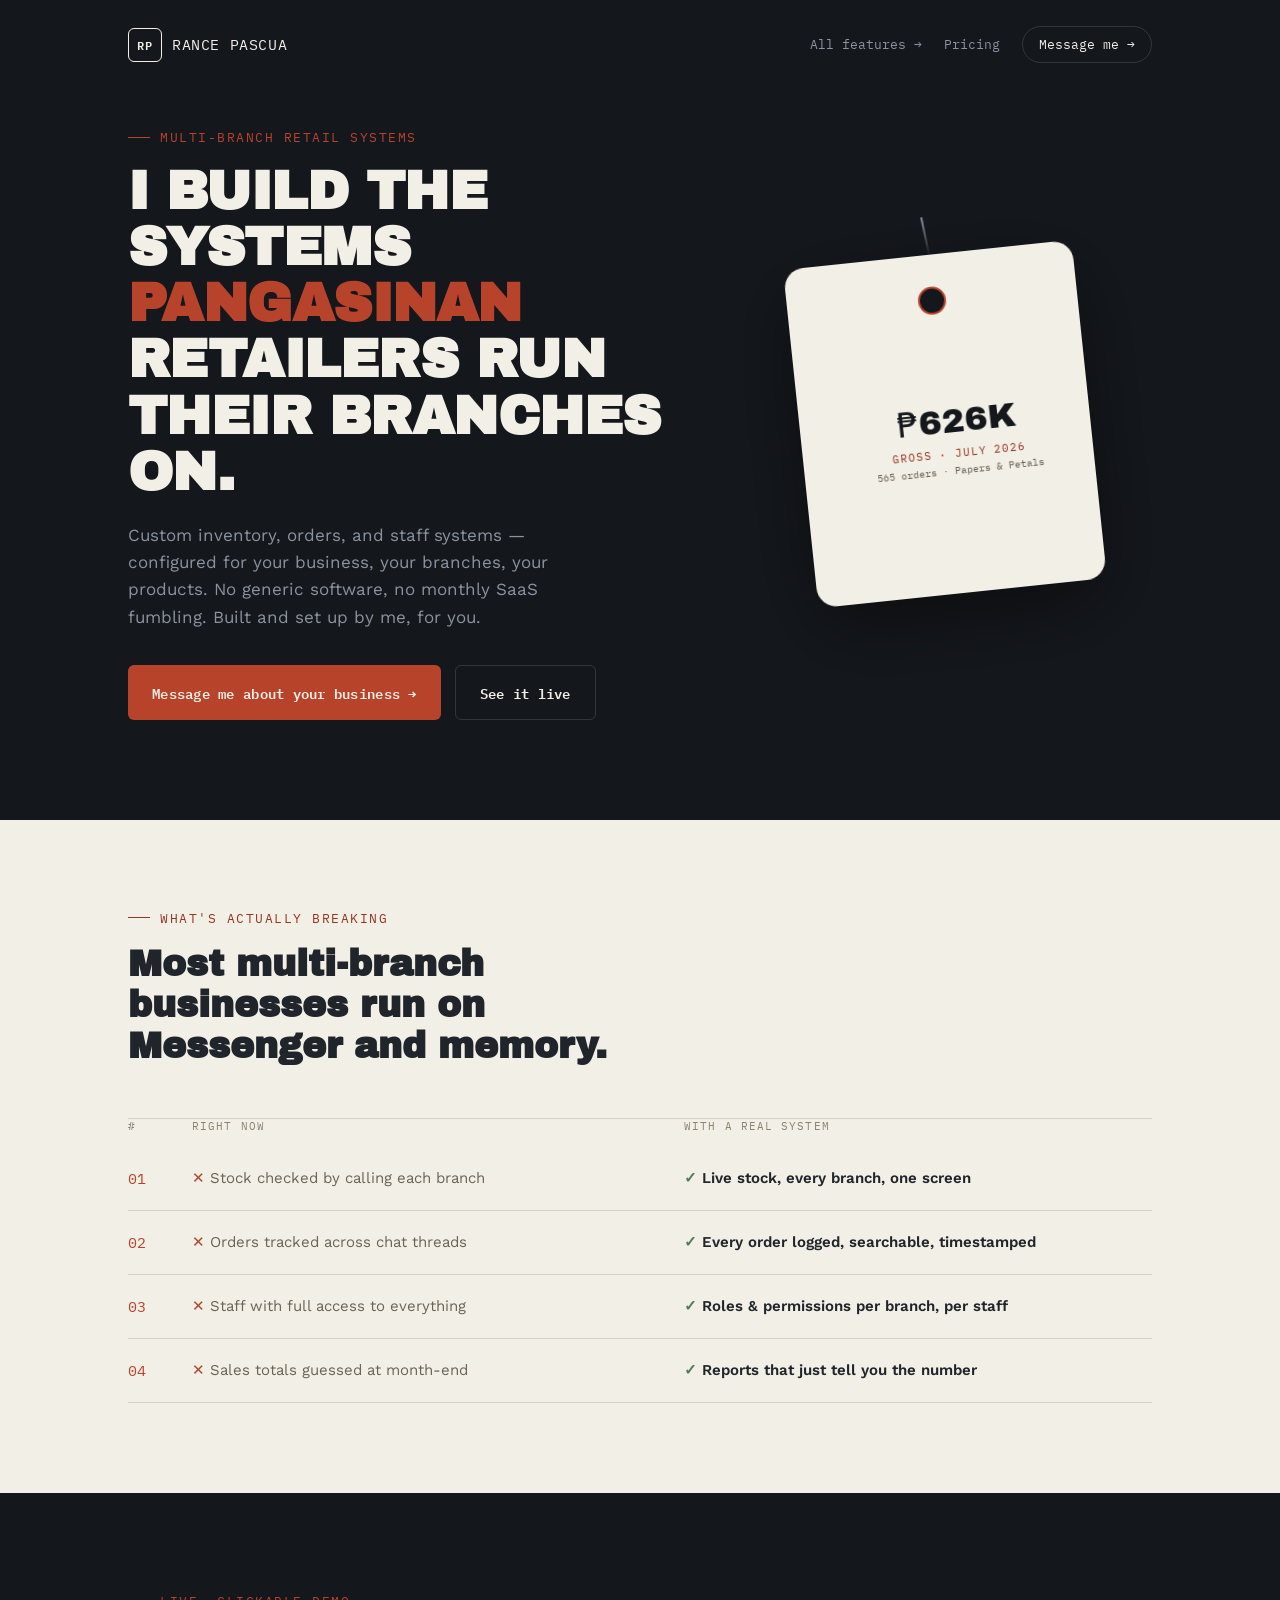
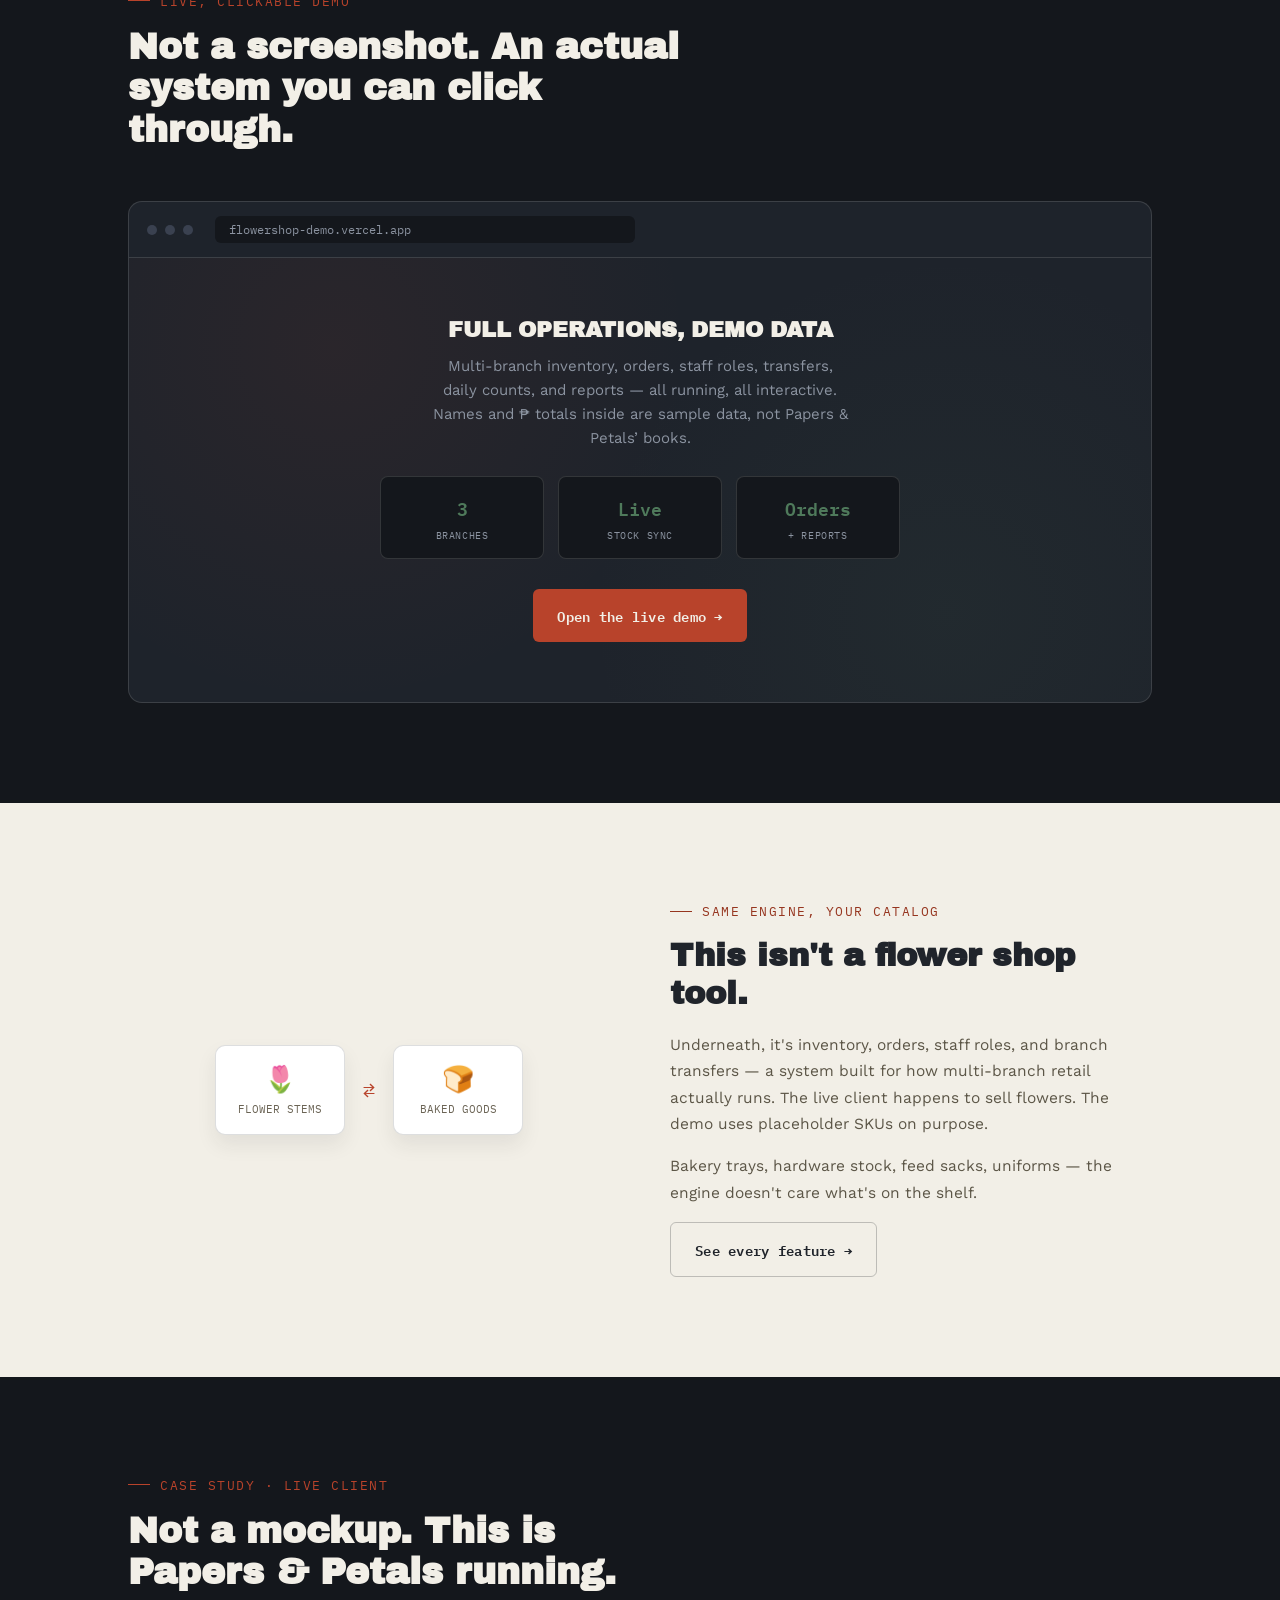
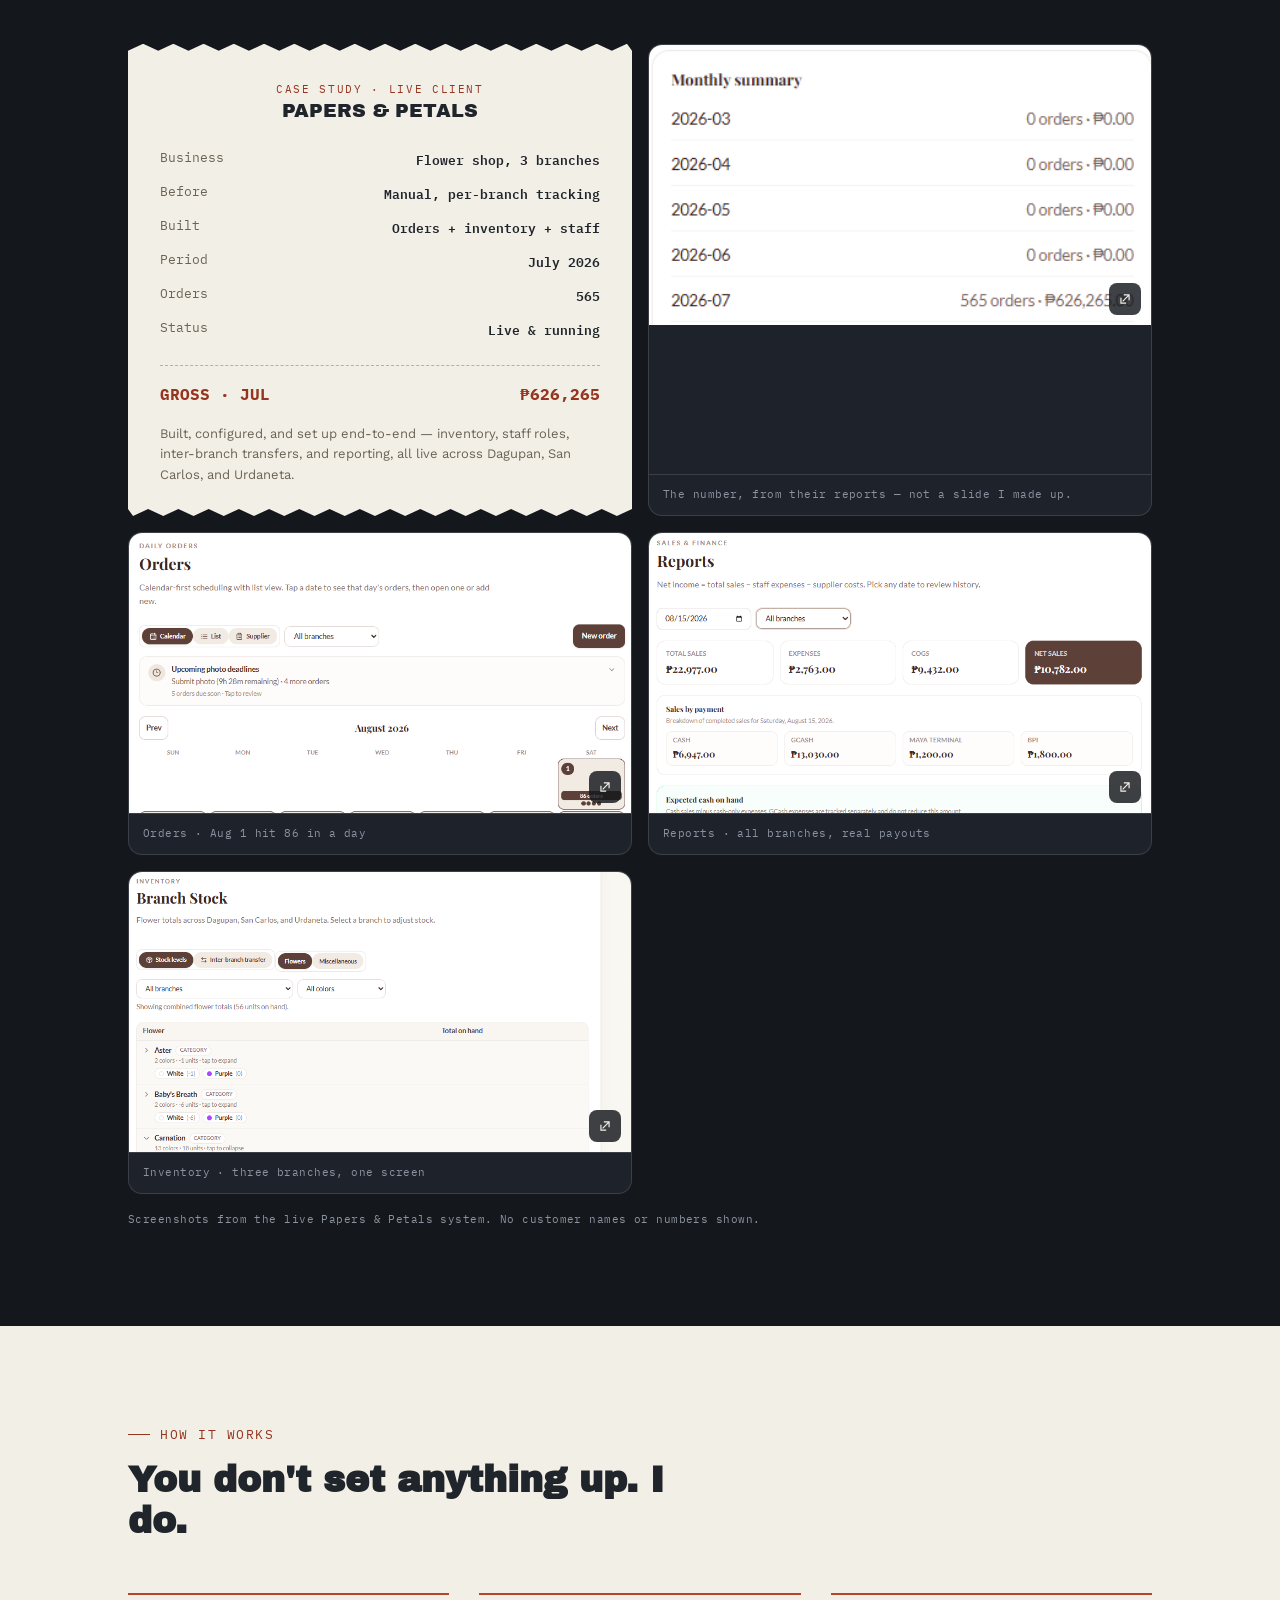
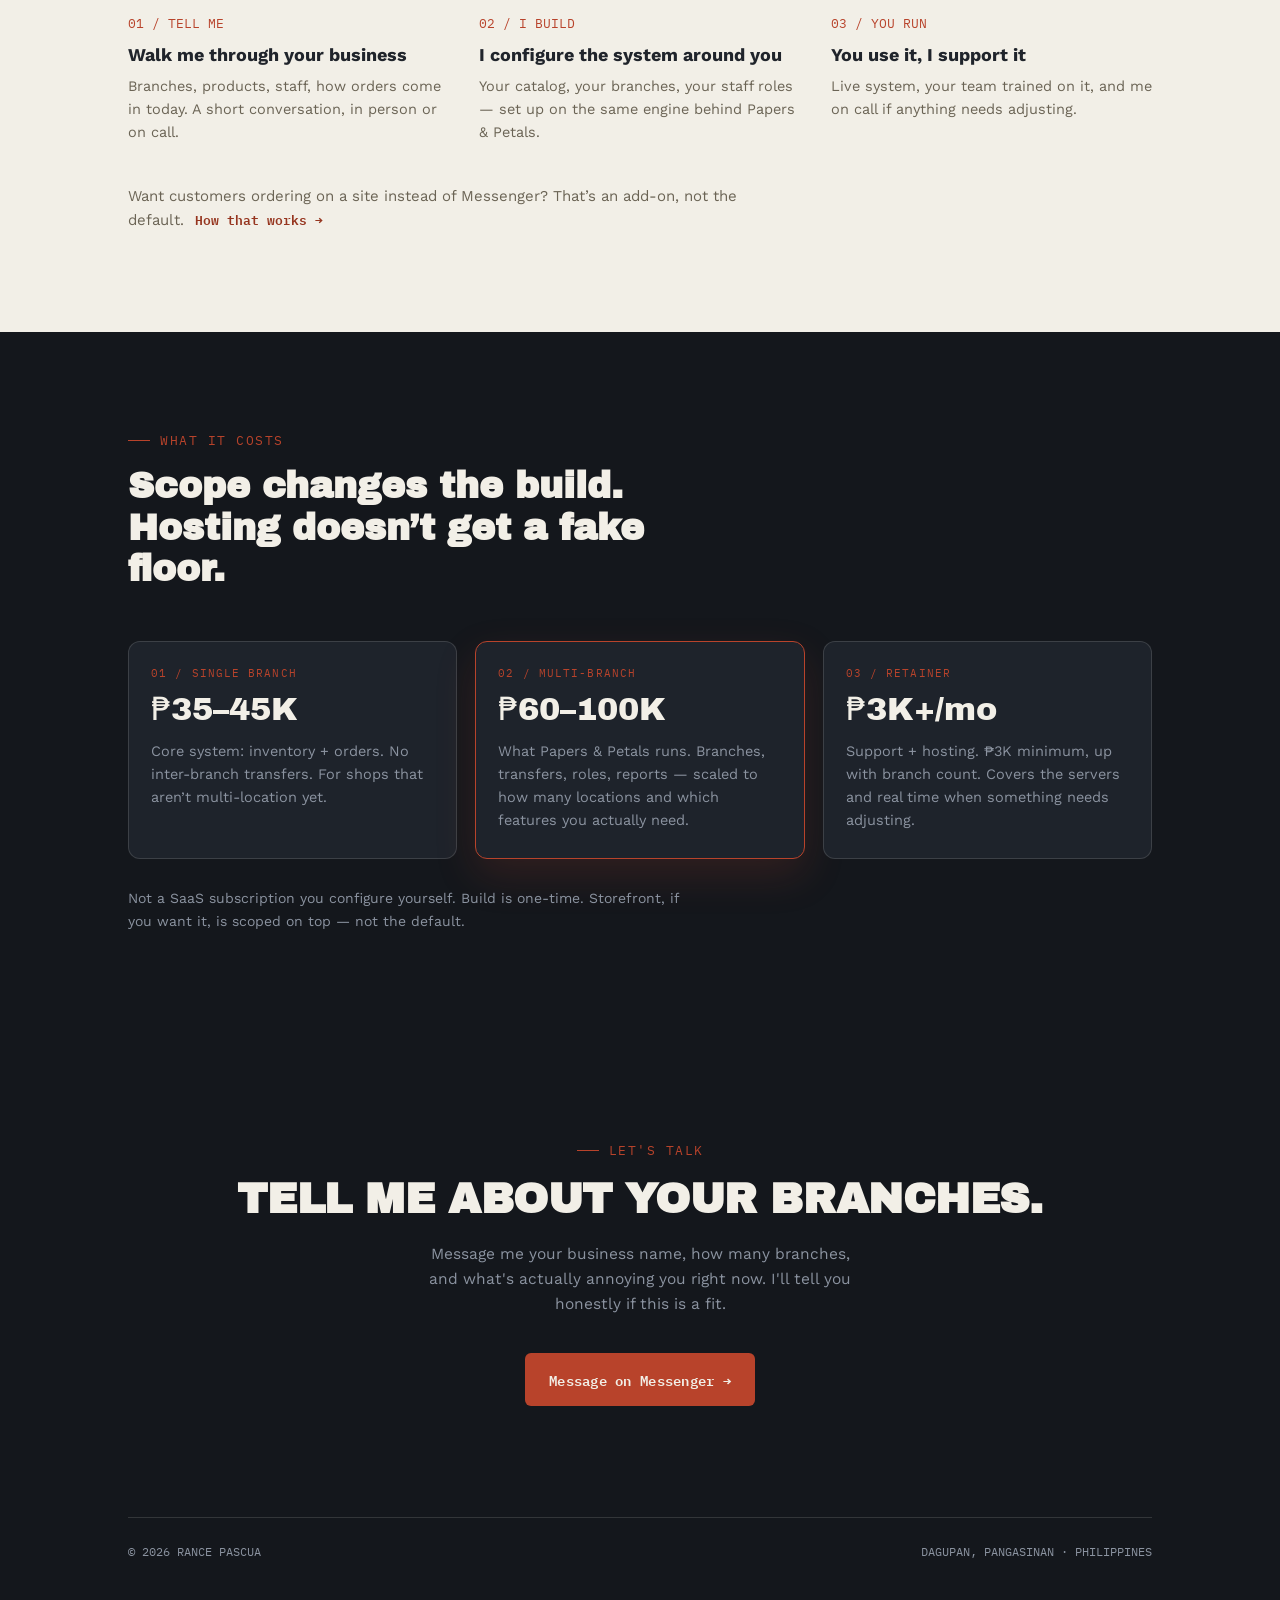
<file: index.html>
<!doctype html>
<html lang="en">
  <head>
    <meta charset="UTF-8" />
    <meta name="viewport" content="width=device-width, initial-scale=1.0" />
    <title>Rance Pascua — Systems for Multi-Branch Retail</title>
    <meta
      name="description"
      content="Custom inventory, orders, and staff systems for Pangasinan retailers. Papers & Petals: ₱626K gross in July 2026, 565 orders, 3 branches."
    />
    <link rel="icon" href="demo-mark.svg" type="image/svg+xml" />
    <link rel="apple-touch-icon" href="demo-mark.svg" />
    <link rel="preconnect" href="https://fonts.googleapis.com" />
    <link rel="preconnect" href="https://fonts.gstatic.com" crossorigin />
    <link
      href="https://fonts.googleapis.com/css2?family=Archivo+Black&family=Work+Sans:wght@400;500;600;700&family=IBM+Plex+Mono:wght@400;500;600&display=swap"
      rel="stylesheet"
    />
    <link rel="stylesheet" href="styles.css" />
  </head>
  <body>
    <nav class="nav">
      <a class="nav-brand mono" href="index.html">
        <div class="nav-mono-tag">RP</div>
        <span class="nav-name">RANCE PASCUA</span>
      </a>
      <div class="nav-links">
        <a href="features.html" class="nav-page">All features →</a>
        <a href="#pricing" class="nav-page hide-sm">Pricing</a>
        <a href="#contact" class="nav-cta">Message me →</a>
      </div>
    </nav>

    <section class="hero">
      <div class="wrap hero-grid">
        <div>
          <div class="eyebrow">MULTI-BRANCH RETAIL SYSTEMS</div>
          <h1 class="display">I build the systems <span class="accent">Pangasinan</span> retailers run their branches on.</h1>
          <p class="sub">
            Custom inventory, orders, and staff systems — configured for your business, your branches, your products. No generic software, no monthly SaaS fumbling. Built and set up by me, for you.
          </p>
          <div class="hero-ctas">
            <a href="#contact" class="btn btn-primary">Message me about your business →</a>
            <a href="#demo" class="btn btn-ghost">See it live</a>
          </div>
        </div>
        <div class="tag-wrap">
          <div class="tag">
            <div class="tag-string"></div>
            <svg viewBox="0 0 290 340" xmlns="http://www.w3.org/2000/svg" aria-hidden="true">
              <path d="M20 0 H270 A20 20 0 0 1 290 20 V320 A20 20 0 0 1 270 340 H20 A20 20 0 0 1 0 320 V20 A20 20 0 0 1 20 0 Z" fill="#F2EFE7" />
              <circle cx="145" cy="46" r="13" fill="#14171C" />
              <circle cx="145" cy="46" r="13" fill="none" stroke="#B8432B" stroke-width="2" />
            </svg>
            <div class="tag-content">
              <div class="tag-number">₱626K</div>
              <div class="tag-label">Gross · July 2026</div>
              <div class="tag-sub">565 orders · Papers &amp; Petals</div>
            </div>
          </div>
        </div>
      </div>
    </section>

    <section class="paper-section">
      <div class="wrap">
        <div class="section-head">
          <div class="eyebrow dark">WHAT'S ACTUALLY BREAKING</div>
          <h2>Most multi-branch businesses run on Messenger and memory.</h2>
        </div>
        <div class="ledger">
          <div class="ledger-head">
            <div>#</div>
            <div>Right now</div>
            <div>With a real system</div>
          </div>
          <div class="ledger-row">
            <div class="ledger-mark">01</div>
            <div class="ledger-before">Stock checked by calling each branch</div>
            <div class="ledger-after">Live stock, every branch, one screen</div>
          </div>
          <div class="ledger-row">
            <div class="ledger-mark">02</div>
            <div class="ledger-before">Orders tracked across chat threads</div>
            <div class="ledger-after">Every order logged, searchable, timestamped</div>
          </div>
          <div class="ledger-row">
            <div class="ledger-mark">03</div>
            <div class="ledger-before">Staff with full access to everything</div>
            <div class="ledger-after">Roles &amp; permissions per branch, per staff</div>
          </div>
          <div class="ledger-row">
            <div class="ledger-mark">04</div>
            <div class="ledger-before">Sales totals guessed at month-end</div>
            <div class="ledger-after">Reports that just tell you the number</div>
          </div>
        </div>
      </div>
    </section>

    <section class="demo-section" id="demo">
      <div class="wrap">
        <div class="section-head">
          <div class="eyebrow">LIVE, CLICKABLE DEMO</div>
          <h2>Not a screenshot. An actual system you can click through.</h2>
        </div>
        <div class="demo-frame">
          <div class="browser-bar">
            <div class="dot"></div>
            <div class="dot"></div>
            <div class="dot"></div>
            <div class="browser-url" id="demo-url">flowershop-demo.vercel.app</div>
          </div>
          <div class="demo-body">
            <h3>Full operations, demo data</h3>
            <p>
              Multi-branch inventory, orders, staff roles, transfers, daily counts, and reports — all running, all interactive. Names and ₱ totals inside are sample data, not Papers &amp; Petals’ books.
            </p>
            <div class="demo-mock-rows">
              <div class="demo-mock-card"><div class="n">3</div><div class="l">Branches</div></div>
              <div class="demo-mock-card"><div class="n">Live</div><div class="l">Stock sync</div></div>
              <div class="demo-mock-card"><div class="n">Orders</div><div class="l">+ Reports</div></div>
            </div>
            <a class="btn btn-primary" data-demo-link href="https://flowershop-demo.vercel.app" target="_blank" rel="noopener">Open the live demo →</a>
          </div>
        </div>
      </div>
    </section>

    <section class="flex-section">
      <div class="wrap flex-grid">
        <div class="swap-cards">
          <div class="mini-tag"><div class="emoji">🌷</div><div class="t">FLOWER STEMS</div></div>
          <div class="swap-arrow">⇄</div>
          <div class="mini-tag"><div class="emoji">🍞</div><div class="t">BAKED GOODS</div></div>
        </div>
        <div class="flex-copy">
          <div class="eyebrow dark">SAME ENGINE, YOUR CATALOG</div>
          <h2>This isn't a flower shop tool.</h2>
          <p>
            Underneath, it's inventory, orders, staff roles, and branch transfers — a system built for how multi-branch retail actually runs. The live client happens to sell flowers. The demo uses placeholder SKUs on purpose.
          </p>
          <p>Bakery trays, hardware stock, feed sacks, uniforms — the engine doesn't care what's on the shelf.</p>
          <a href="features.html" class="btn btn-ghost btn-on-paper">See every feature →</a>
        </div>
      </div>
    </section>

    <section class="case-section">
      <div class="wrap">
        <div class="section-head">
          <div class="eyebrow">CASE STUDY · LIVE CLIENT</div>
          <h2>Not a mockup. This is Papers &amp; Petals running.</h2>
        </div>

        <div class="proof-grid">
          <div class="receipt">
            <div class="receipt-label">CASE STUDY · LIVE CLIENT</div>
            <div class="receipt-title">Papers &amp; Petals</div>
            <div class="receipt-row"><span class="k">Business</span><span class="v">Flower shop, 3 branches</span></div>
            <div class="receipt-row"><span class="k">Before</span><span class="v">Manual, per-branch tracking</span></div>
            <div class="receipt-row"><span class="k">Built</span><span class="v">Orders + inventory + staff</span></div>
            <div class="receipt-row"><span class="k">Period</span><span class="v">July 2026</span></div>
            <div class="receipt-row"><span class="k">Orders</span><span class="v">565</span></div>
            <div class="receipt-row"><span class="k">Status</span><span class="v">Live &amp; running</span></div>
            <div class="receipt-divider"></div>
            <div class="receipt-total"><span>GROSS · JUL</span><span>₱626,265</span></div>
            <div class="receipt-note">
              Built, configured, and set up end-to-end — inventory, staff roles, inter-branch transfers, and reporting, all live across Dagupan, San Carlos, and Urdaneta.
            </div>
          </div>

          <figure class="shot">
            <div class="shot-media">
              <img src="proof/monthly-summary.png" alt="Monthly summary from live Papers &amp; Petals reports: July 2026, 565 orders, ₱626,265 gross." />
              <button class="zoom-btn" type="button" aria-label="Zoom monthly summary">
                <svg viewBox="0 0 24 24" width="14" height="14" aria-hidden="true"><path fill="currentColor" d="M10 4h10v10h-2V7.4l-9.3 9.3-1.4-1.4L16.6 6H10V4zM4 10h2v8h8v2H4V10z"/></svg>
              </button>
            </div>
            <figcaption>The number, from their reports — not a slide I made up.</figcaption>
          </figure>

          <figure class="shot">
            <div class="shot-media">
              <img src="proof/orders.png" alt="Orders calendar for August 2026 across all branches, including 86 orders on August 1." />
              <button class="zoom-btn" type="button" aria-label="Zoom orders screen">
                <svg viewBox="0 0 24 24" width="14" height="14" aria-hidden="true"><path fill="currentColor" d="M10 4h10v10h-2V7.4l-9.3 9.3-1.4-1.4L16.6 6H10V4zM4 10h2v8h8v2H4V10z"/></svg>
              </button>
            </div>
            <figcaption>Orders · Aug 1 hit 86 in a day</figcaption>
          </figure>

          <figure class="shot">
            <div class="shot-media">
              <img src="proof/reports.png" alt="Sales and finance reports for all branches on August 15, 2026, showing cash, GCash, Maya Terminal, and BPI." />
              <button class="zoom-btn" type="button" aria-label="Zoom reports screen">
                <svg viewBox="0 0 24 24" width="14" height="14" aria-hidden="true"><path fill="currentColor" d="M10 4h10v10h-2V7.4l-9.3 9.3-1.4-1.4L16.6 6H10V4zM4 10h2v8h8v2H4V10z"/></svg>
              </button>
            </div>
            <figcaption>Reports · all branches, real payouts</figcaption>
          </figure>

          <figure class="shot">
            <div class="shot-media">
              <img src="proof/inventory.png" alt="Branch stock for flowers across Dagupan, San Carlos, and Urdaneta, with an inter-branch transfer tab." />
              <button class="zoom-btn" type="button" aria-label="Zoom inventory screen">
                <svg viewBox="0 0 24 24" width="14" height="14" aria-hidden="true"><path fill="currentColor" d="M10 4h10v10h-2V7.4l-9.3 9.3-1.4-1.4L16.6 6H10V4zM4 10h2v8h8v2H4V10z"/></svg>
              </button>
            </div>
            <figcaption>Inventory · three branches, one screen</figcaption>
          </figure>
        </div>
        <p class="shot-legal">Screenshots from the live Papers &amp; Petals system. No customer names or numbers shown.</p>
      </div>
    </section>

    <section class="how-section">
      <div class="wrap">
        <div class="section-head">
          <div class="eyebrow dark">HOW IT WORKS</div>
          <h2>You don't set anything up. I do.</h2>
        </div>
        <div class="how-grid">
          <div class="how-step">
            <div class="how-num">01 / TELL ME</div>
            <h3>Walk me through your business</h3>
            <p>Branches, products, staff, how orders come in today. A short conversation, in person or on call.</p>
          </div>
          <div class="how-step">
            <div class="how-num">02 / I BUILD</div>
            <h3>I configure the system around you</h3>
            <p>Your catalog, your branches, your staff roles — set up on the same engine behind Papers &amp; Petals.</p>
          </div>
          <div class="how-step">
            <div class="how-num">03 / YOU RUN</div>
            <h3>You use it, I support it</h3>
            <p>Live system, your team trained on it, and me on call if anything needs adjusting.</p>
          </div>
        </div>
        <p class="how-addon">
          Want customers ordering on a site instead of Messenger? That’s an add-on, not the default.
          <a href="features.html#storefront">How that works →</a>
        </p>
      </div>
    </section>

    <section class="price-section" id="pricing">
      <div class="wrap">
        <div class="section-head">
          <div class="eyebrow">WHAT IT COSTS</div>
          <h2>Scope changes the build. Hosting doesn’t get a fake floor.</h2>
        </div>
        <div class="price-grid">
          <article class="price-card">
            <div class="price-kind">01 / SINGLE BRANCH</div>
            <div class="price-amount">₱35–45K</div>
            <p>Core system: inventory + orders. No inter-branch transfers. For shops that aren’t multi-location yet.</p>
          </article>
          <article class="price-card featured">
            <div class="price-kind">02 / MULTI-BRANCH</div>
            <div class="price-amount">₱60–100K</div>
            <p>What Papers &amp; Petals runs. Branches, transfers, roles, reports — scaled to how many locations and which features you actually need.</p>
          </article>
          <article class="price-card">
            <div class="price-kind">03 / RETAINER</div>
            <div class="price-amount">₱3K+/mo</div>
            <p>Support + hosting. ₱3K minimum, up with branch count. Covers the servers and real time when something needs adjusting.</p>
          </article>
        </div>
        <p class="price-note">Not a SaaS subscription you configure yourself. Build is one-time. Storefront, if you want it, is scoped on top — not the default.</p>
      </div>
    </section>

    <section class="footer" id="contact">
      <div class="wrap">
        <div class="eyebrow center">LET'S TALK</div>
        <h2 class="display">Tell me about your branches.</h2>
        <p>
          Message me your business name, how many branches, and what's actually annoying you right now. I'll tell you honestly if this is a fit.
        </p>
        <div class="footer-actions">
          <a class="btn btn-primary" data-message-link href="#contact">Message on Messenger →</a>
        </div>
        <p class="footer-status" id="form-status" role="status"></p>
        <div class="footer-bottom">
          <div>© 2026 RANCE PASCUA</div>
          <div>DAGUPAN, PANGASINAN · PHILIPPINES</div>
        </div>
      </div>
    </section>

    <div class="lightbox" id="lightbox" hidden>
      <button class="lightbox-close" type="button" aria-label="Close zoom">×</button>
      <img id="lightbox-img" alt="" />
    </div>

    <script src="config.js"></script>
    <script src="script.js"></script>
  </body>
</html>
</file>
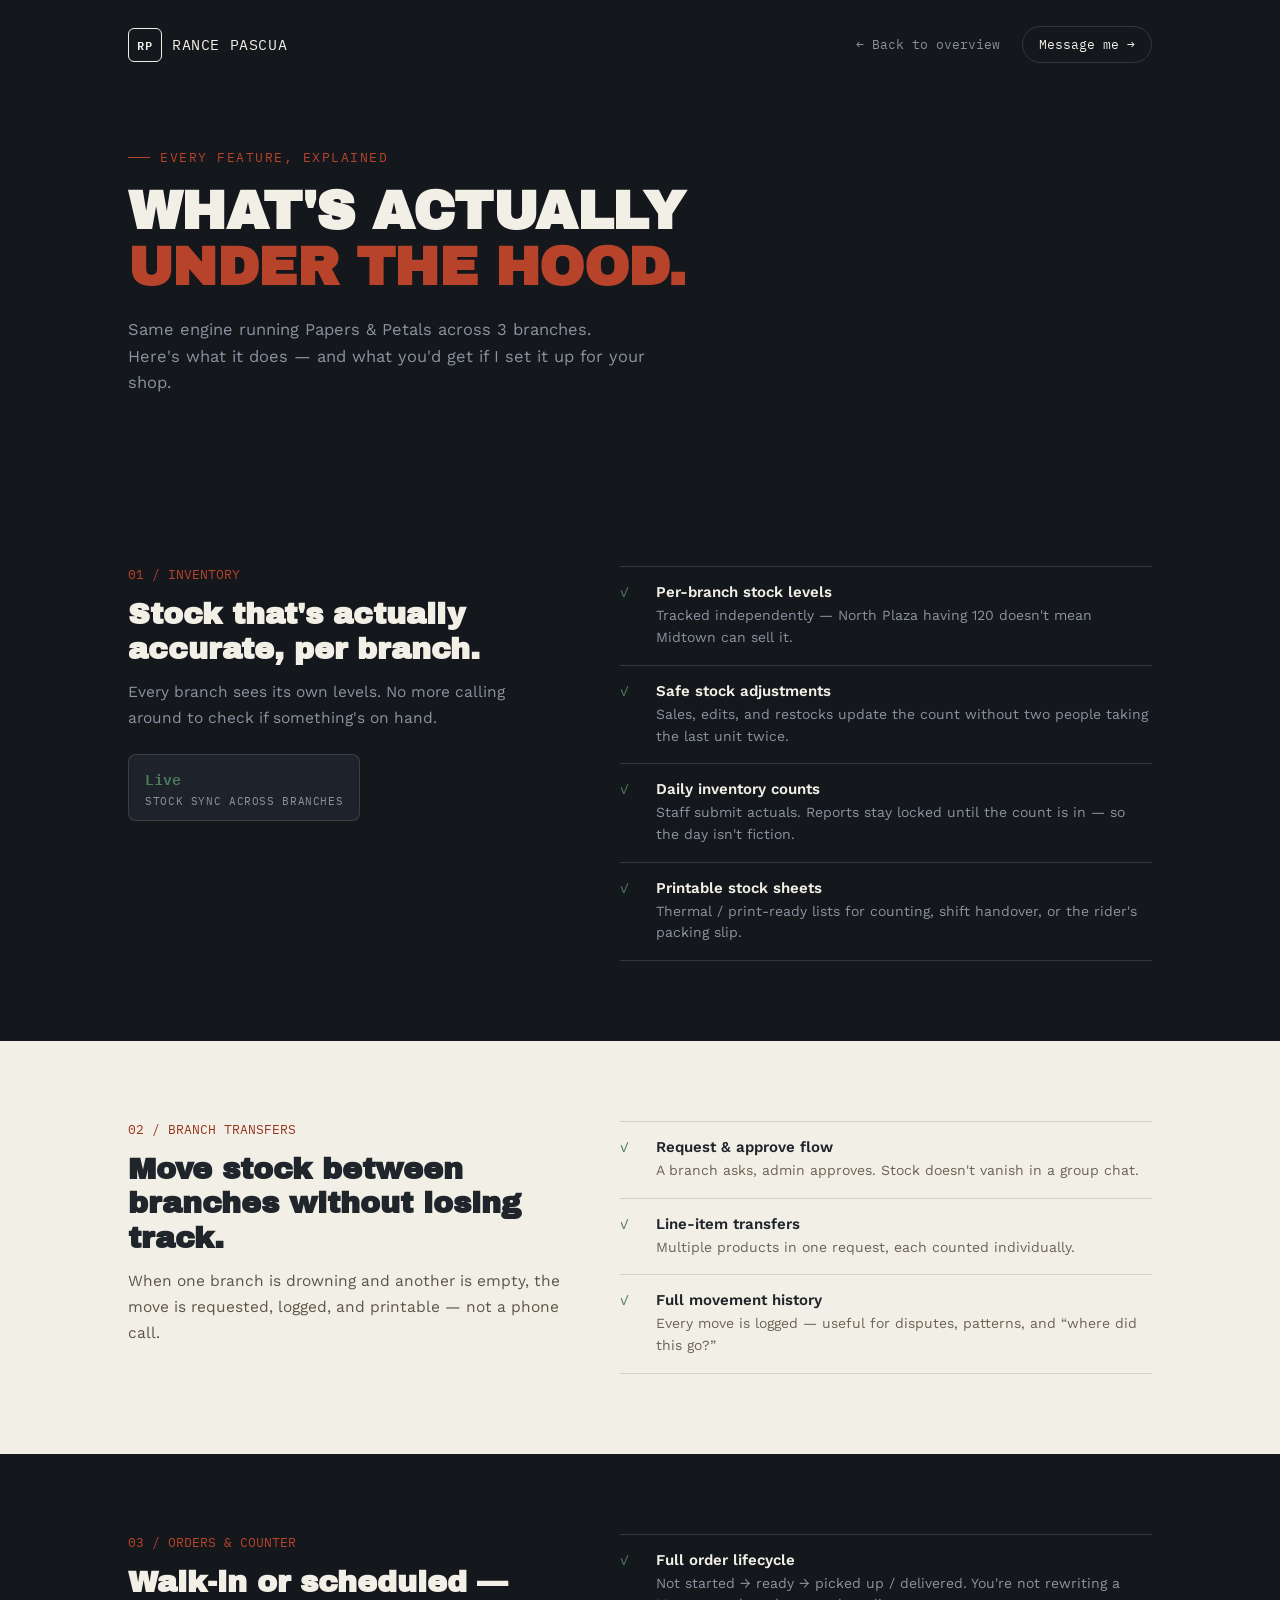
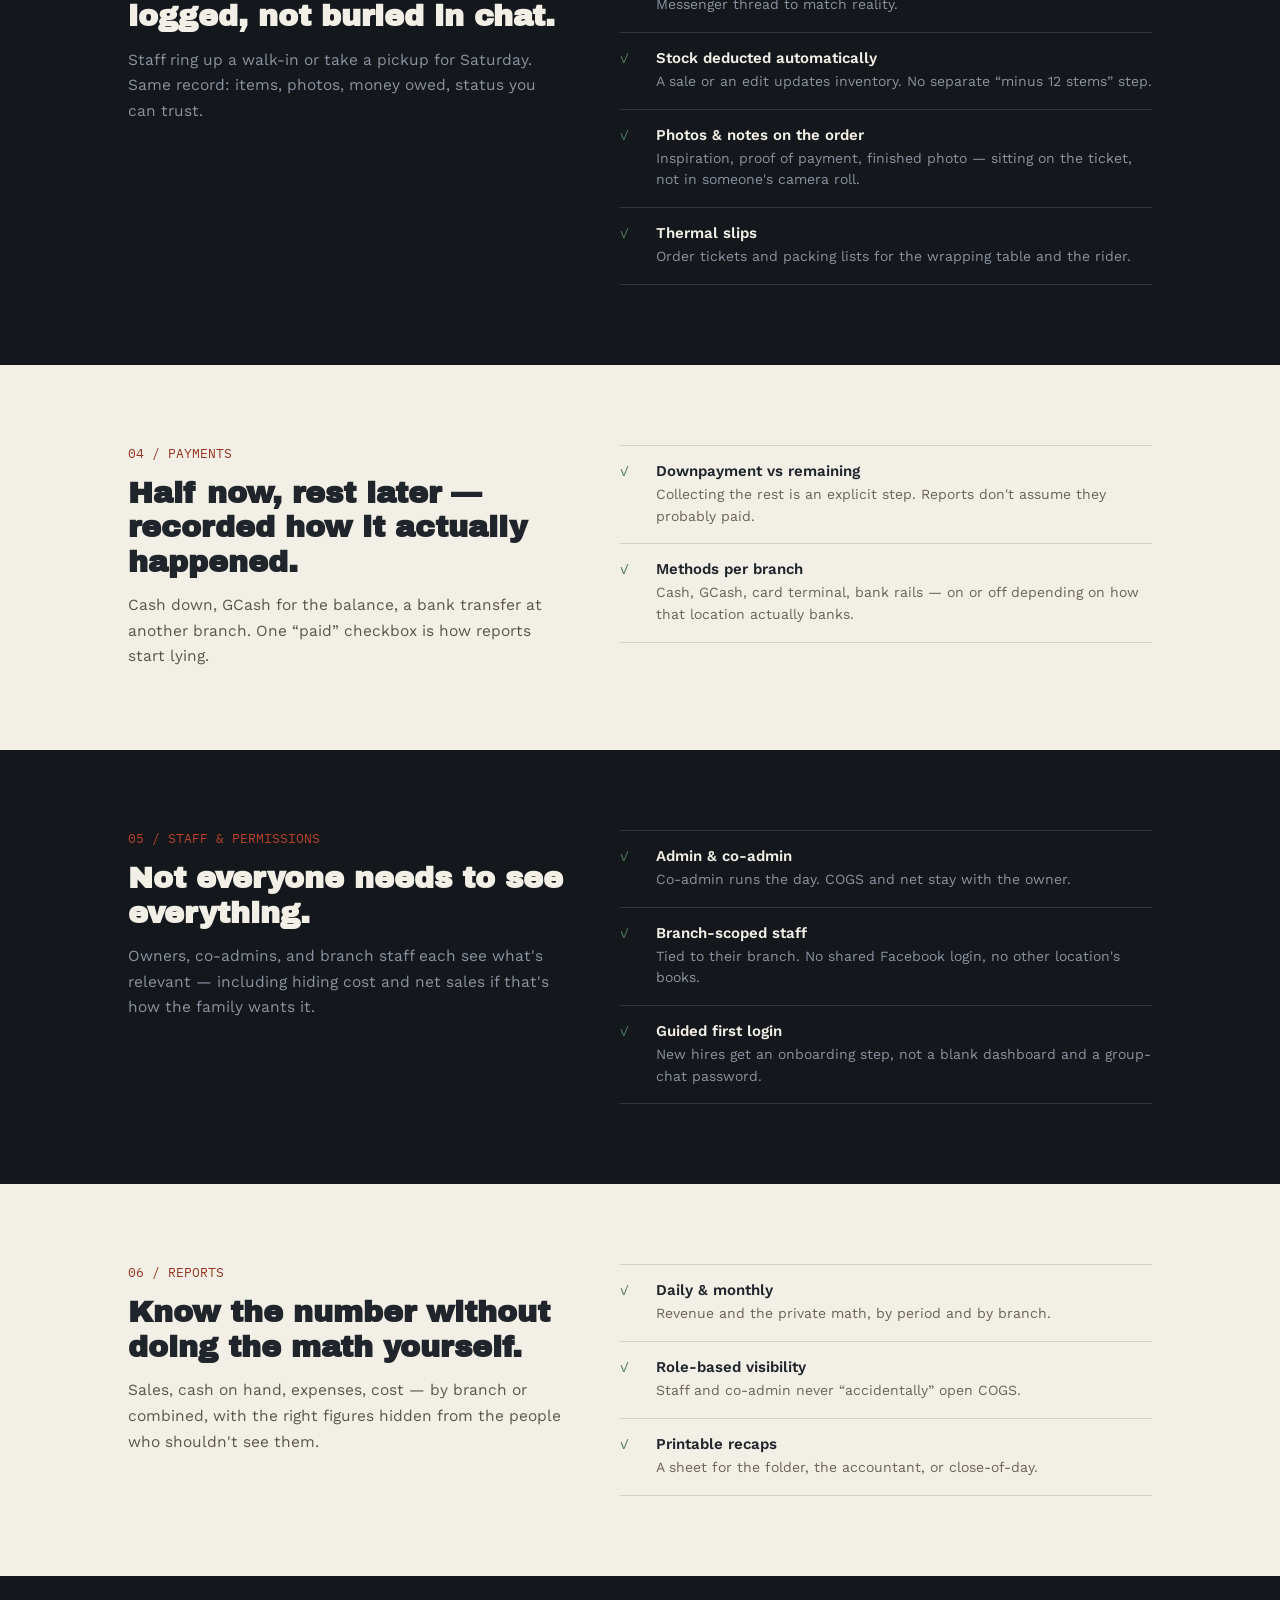
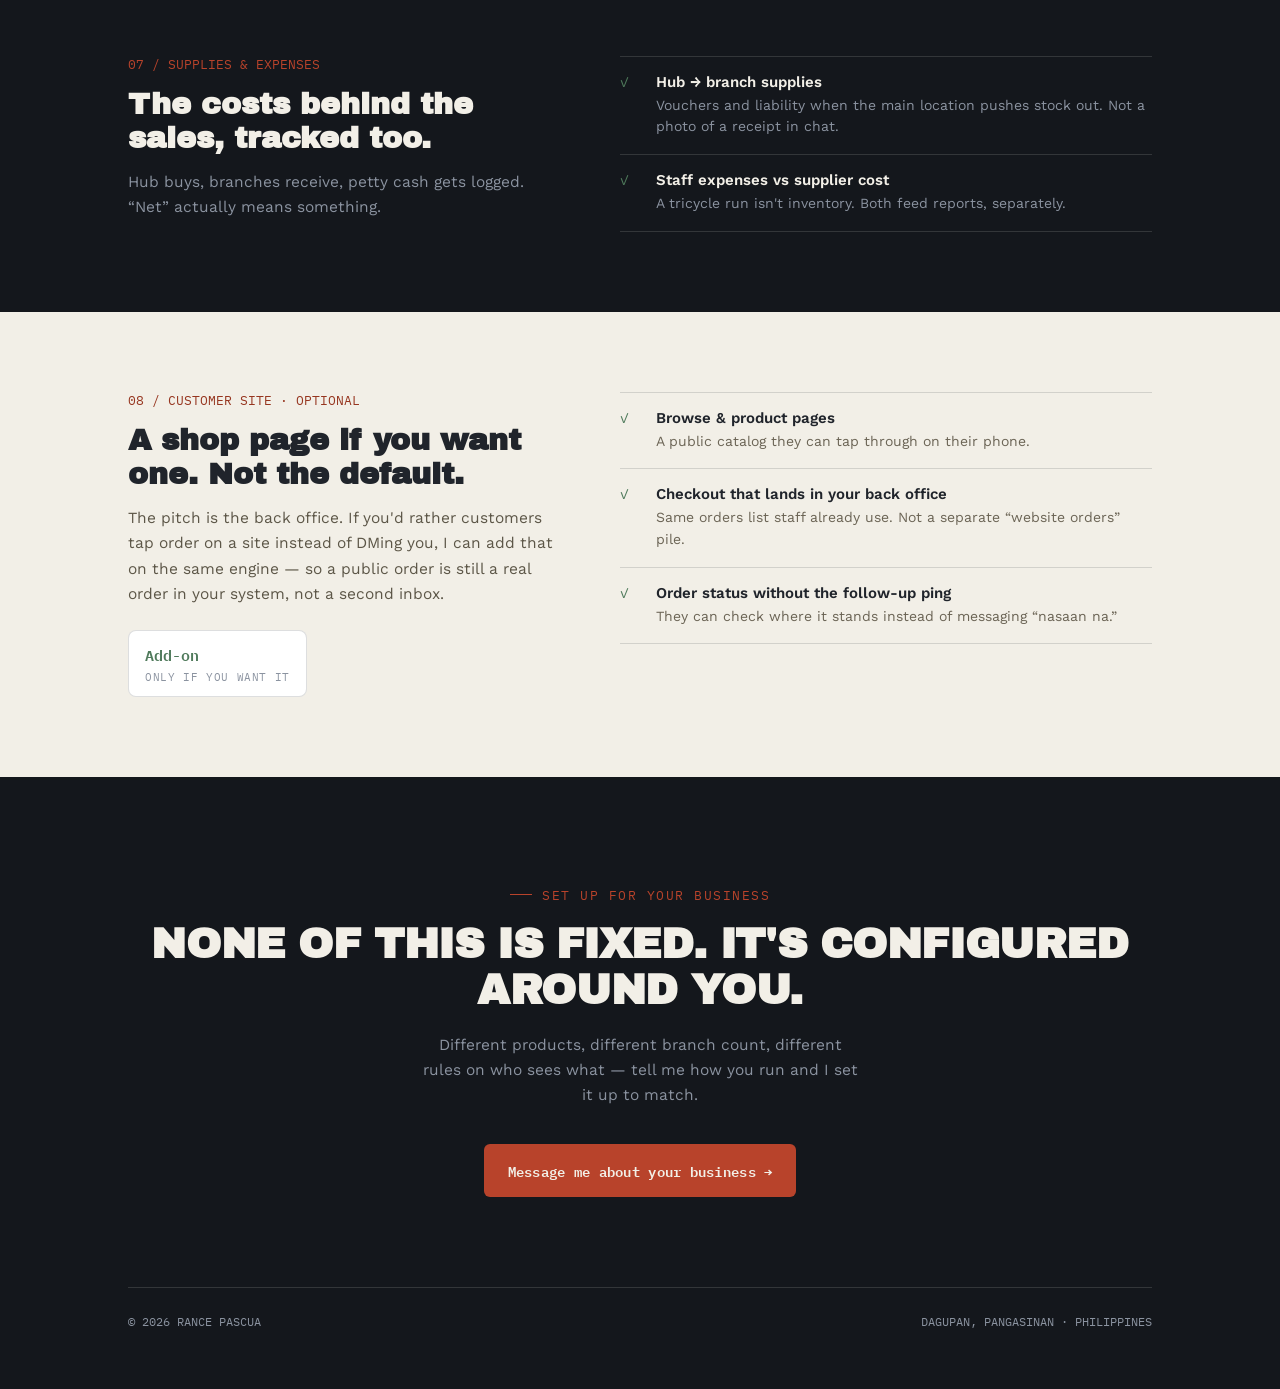
<file: features.html>
<!doctype html>
<html lang="en">
  <head>
    <meta charset="UTF-8" />
    <meta name="viewport" content="width=device-width, initial-scale=1.0" />
    <title>Features — Rance Pascua</title>
    <meta
      name="description"
      content="Inventory, transfers, orders, staff roles, reports, and expenses — the engine behind Papers & Petals, explained section by section."
    />
    <link rel="icon" href="demo-mark.svg" type="image/svg+xml" />
    <link rel="apple-touch-icon" href="demo-mark.svg" />
    <link rel="preconnect" href="https://fonts.googleapis.com" />
    <link rel="preconnect" href="https://fonts.gstatic.com" crossorigin />
    <link
      href="https://fonts.googleapis.com/css2?family=Archivo+Black&family=Work+Sans:wght@400;500;600;700&family=IBM+Plex+Mono:wght@400;500;600&display=swap"
      rel="stylesheet"
    />
    <link rel="stylesheet" href="styles.css" />
  </head>
  <body>
    <nav class="nav">
      <a class="nav-brand mono" href="index.html">
        <div class="nav-mono-tag">RP</div>
        <span class="nav-name">RANCE PASCUA</span>
      </a>
      <div class="nav-links">
        <a href="index.html" class="nav-back">← Back to overview</a>
        <a href="index.html#contact" class="nav-cta">Message me →</a>
      </div>
    </nav>

    <section class="page-hero">
      <div class="wrap">
        <div class="eyebrow">EVERY FEATURE, EXPLAINED</div>
        <h1 class="display">What's actually <span class="accent">under the hood.</span></h1>
        <p>
          Same engine running Papers &amp; Petals across 3 branches. Here's what it does — and what you'd get if I set it up for your shop.
        </p>
      </div>
    </section>

    <section class="feat" id="inventory">
      <div class="wrap feat-grid">
        <div>
          <div class="feat-num">01 / INVENTORY</div>
          <h2>Stock that's actually accurate, per branch.</h2>
          <p class="lede">Every branch sees its own levels. No more calling around to check if something's on hand.</p>
          <div class="stat-tag"><span class="v">Live</span><span class="l">Stock sync across branches</span></div>
        </div>
        <div class="detail-list">
          <div class="detail-row">
            <div class="detail-mark">✓</div>
            <div>
              <div class="detail-title">Per-branch stock levels</div>
              <div class="detail-desc">Tracked independently — North Plaza having 120 doesn't mean Midtown can sell it.</div>
            </div>
          </div>
          <div class="detail-row">
            <div class="detail-mark">✓</div>
            <div>
              <div class="detail-title">Safe stock adjustments</div>
              <div class="detail-desc">Sales, edits, and restocks update the count without two people taking the last unit twice.</div>
            </div>
          </div>
          <div class="detail-row">
            <div class="detail-mark">✓</div>
            <div>
              <div class="detail-title">Daily inventory counts</div>
              <div class="detail-desc">Staff submit actuals. Reports stay locked until the count is in — so the day isn't fiction.</div>
            </div>
          </div>
          <div class="detail-row">
            <div class="detail-mark">✓</div>
            <div>
              <div class="detail-title">Printable stock sheets</div>
              <div class="detail-desc">Thermal / print-ready lists for counting, shift handover, or the rider's packing slip.</div>
            </div>
          </div>
        </div>
      </div>
    </section>

    <section class="feat on-paper" id="transfers">
      <div class="wrap feat-grid">
        <div>
          <div class="feat-num">02 / BRANCH TRANSFERS</div>
          <h2>Move stock between branches without losing track.</h2>
          <p class="lede">When one branch is drowning and another is empty, the move is requested, logged, and printable — not a phone call.</p>
        </div>
        <div class="detail-list">
          <div class="detail-row">
            <div class="detail-mark">✓</div>
            <div>
              <div class="detail-title">Request &amp; approve flow</div>
              <div class="detail-desc">A branch asks, admin approves. Stock doesn't vanish in a group chat.</div>
            </div>
          </div>
          <div class="detail-row">
            <div class="detail-mark">✓</div>
            <div>
              <div class="detail-title">Line-item transfers</div>
              <div class="detail-desc">Multiple products in one request, each counted individually.</div>
            </div>
          </div>
          <div class="detail-row">
            <div class="detail-mark">✓</div>
            <div>
              <div class="detail-title">Full movement history</div>
              <div class="detail-desc">Every move is logged — useful for disputes, patterns, and “where did this go?”</div>
            </div>
          </div>
        </div>
      </div>
    </section>

    <section class="feat" id="orders">
      <div class="wrap feat-grid">
        <div>
          <div class="feat-num">03 / ORDERS &amp; COUNTER</div>
          <h2>Walk-in or scheduled — logged, not buried in chat.</h2>
          <p class="lede">Staff ring up a walk-in or take a pickup for Saturday. Same record: items, photos, money owed, status you can trust.</p>
        </div>
        <div class="detail-list">
          <div class="detail-row">
            <div class="detail-mark">✓</div>
            <div>
              <div class="detail-title">Full order lifecycle</div>
              <div class="detail-desc">Not started → ready → picked up / delivered. You're not rewriting a Messenger thread to match reality.</div>
            </div>
          </div>
          <div class="detail-row">
            <div class="detail-mark">✓</div>
            <div>
              <div class="detail-title">Stock deducted automatically</div>
              <div class="detail-desc">A sale or an edit updates inventory. No separate “minus 12 stems” step.</div>
            </div>
          </div>
          <div class="detail-row">
            <div class="detail-mark">✓</div>
            <div>
              <div class="detail-title">Photos &amp; notes on the order</div>
              <div class="detail-desc">Inspiration, proof of payment, finished photo — sitting on the ticket, not in someone's camera roll.</div>
            </div>
          </div>
          <div class="detail-row">
            <div class="detail-mark">✓</div>
            <div>
              <div class="detail-title">Thermal slips</div>
              <div class="detail-desc">Order tickets and packing lists for the wrapping table and the rider.</div>
            </div>
          </div>
        </div>
      </div>
    </section>

    <section class="feat on-paper" id="payments">
      <div class="wrap feat-grid">
        <div>
          <div class="feat-num">04 / PAYMENTS</div>
          <h2>Half now, rest later — recorded how it actually happened.</h2>
          <p class="lede">Cash down, GCash for the balance, a bank transfer at another branch. One “paid” checkbox is how reports start lying.</p>
        </div>
        <div class="detail-list">
          <div class="detail-row">
            <div class="detail-mark">✓</div>
            <div>
              <div class="detail-title">Downpayment vs remaining</div>
              <div class="detail-desc">Collecting the rest is an explicit step. Reports don't assume they probably paid.</div>
            </div>
          </div>
          <div class="detail-row">
            <div class="detail-mark">✓</div>
            <div>
              <div class="detail-title">Methods per branch</div>
              <div class="detail-desc">Cash, GCash, card terminal, bank rails — on or off depending on how that location actually banks.</div>
            </div>
          </div>
        </div>
      </div>
    </section>

    <section class="feat" id="staff">
      <div class="wrap feat-grid">
        <div>
          <div class="feat-num">05 / STAFF &amp; PERMISSIONS</div>
          <h2>Not everyone needs to see everything.</h2>
          <p class="lede">Owners, co-admins, and branch staff each see what's relevant — including hiding cost and net sales if that's how the family wants it.</p>
        </div>
        <div class="detail-list">
          <div class="detail-row">
            <div class="detail-mark">✓</div>
            <div>
              <div class="detail-title">Admin &amp; co-admin</div>
              <div class="detail-desc">Co-admin runs the day. COGS and net stay with the owner.</div>
            </div>
          </div>
          <div class="detail-row">
            <div class="detail-mark">✓</div>
            <div>
              <div class="detail-title">Branch-scoped staff</div>
              <div class="detail-desc">Tied to their branch. No shared Facebook login, no other location's books.</div>
            </div>
          </div>
          <div class="detail-row">
            <div class="detail-mark">✓</div>
            <div>
              <div class="detail-title">Guided first login</div>
              <div class="detail-desc">New hires get an onboarding step, not a blank dashboard and a group-chat password.</div>
            </div>
          </div>
        </div>
      </div>
    </section>

    <section class="feat on-paper" id="reports">
      <div class="wrap feat-grid">
        <div>
          <div class="feat-num">06 / REPORTS</div>
          <h2>Know the number without doing the math yourself.</h2>
          <p class="lede">Sales, cash on hand, expenses, cost — by branch or combined, with the right figures hidden from the people who shouldn't see them.</p>
        </div>
        <div class="detail-list">
          <div class="detail-row">
            <div class="detail-mark">✓</div>
            <div>
              <div class="detail-title">Daily &amp; monthly</div>
              <div class="detail-desc">Revenue and the private math, by period and by branch.</div>
            </div>
          </div>
          <div class="detail-row">
            <div class="detail-mark">✓</div>
            <div>
              <div class="detail-title">Role-based visibility</div>
              <div class="detail-desc">Staff and co-admin never “accidentally” open COGS.</div>
            </div>
          </div>
          <div class="detail-row">
            <div class="detail-mark">✓</div>
            <div>
              <div class="detail-title">Printable recaps</div>
              <div class="detail-desc">A sheet for the folder, the accountant, or close-of-day.</div>
            </div>
          </div>
        </div>
      </div>
    </section>

    <section class="feat" id="supplies">
      <div class="wrap feat-grid">
        <div>
          <div class="feat-num">07 / SUPPLIES &amp; EXPENSES</div>
          <h2>The costs behind the sales, tracked too.</h2>
          <p class="lede">Hub buys, branches receive, petty cash gets logged. “Net” actually means something.</p>
        </div>
        <div class="detail-list">
          <div class="detail-row">
            <div class="detail-mark">✓</div>
            <div>
              <div class="detail-title">Hub → branch supplies</div>
              <div class="detail-desc">Vouchers and liability when the main location pushes stock out. Not a photo of a receipt in chat.</div>
            </div>
          </div>
          <div class="detail-row">
            <div class="detail-mark">✓</div>
            <div>
              <div class="detail-title">Staff expenses vs supplier cost</div>
              <div class="detail-desc">A tricycle run isn't inventory. Both feed reports, separately.</div>
            </div>
          </div>
        </div>
      </div>
    </section>

    <section class="feat on-paper" id="storefront">
      <div class="wrap feat-grid">
        <div>
          <div class="feat-num">08 / CUSTOMER SITE · OPTIONAL</div>
          <h2>A shop page if you want one. Not the default.</h2>
          <p class="lede">
            The pitch is the back office. If you'd rather customers tap order on a site instead of DMing you, I can add that on the same engine — so a public order is still a real order in your system, not a second inbox.
          </p>
          <div class="stat-tag"><span class="v">Add-on</span><span class="l">Only if you want it</span></div>
        </div>
        <div class="detail-list">
          <div class="detail-row">
            <div class="detail-mark">✓</div>
            <div>
              <div class="detail-title">Browse &amp; product pages</div>
              <div class="detail-desc">A public catalog they can tap through on their phone.</div>
            </div>
          </div>
          <div class="detail-row">
            <div class="detail-mark">✓</div>
            <div>
              <div class="detail-title">Checkout that lands in your back office</div>
              <div class="detail-desc">Same orders list staff already use. Not a separate “website orders” pile.</div>
            </div>
          </div>
          <div class="detail-row">
            <div class="detail-mark">✓</div>
            <div>
              <div class="detail-title">Order status without the follow-up ping</div>
              <div class="detail-desc">They can check where it stands instead of messaging “nasaan na.”</div>
            </div>
          </div>
        </div>
      </div>
    </section>

    <section class="footer">
      <div class="wrap">
        <div class="eyebrow center">SET UP FOR YOUR BUSINESS</div>
        <h2 class="display">None of this is fixed. It's configured around you.</h2>
        <p>Different products, different branch count, different rules on who sees what — tell me how you run and I set it up to match.</p>
        <div class="footer-actions">
          <a href="index.html#contact" class="btn btn-primary">Message me about your business →</a>
        </div>
        <div class="footer-bottom">
          <div>© 2026 RANCE PASCUA</div>
          <div>DAGUPAN, PANGASINAN · PHILIPPINES</div>
        </div>
      </div>
    </section>

    <script src="config.js"></script>
    <script src="script.js"></script>
  </body>
</html>
</file>
<file: styles.css>
:root {
  --ink: #14171c;
  --ink-2: #1e232b;
  --paper: #f2efe7;
  --paper-2: #e7e1d2;
  --stamp: #b8432b;
  --stamp-dark: #96351f;
  --green: #4f7a5b;
  --muted: #8b93a0;
  --ink-text: #20242b;
  --line: rgba(242, 239, 231, 0.14);
}

*,
*::before,
*::after {
  box-sizing: border-box;
  margin: 0;
  padding: 0;
}

html {
  scroll-behavior: smooth;
}

body {
  background: var(--ink);
  color: var(--paper);
  font-family: "Work Sans", sans-serif;
  -webkit-font-smoothing: antialiased;
  overflow-x: hidden;
}

.mono {
  font-family: "IBM Plex Mono", monospace;
}

.display {
  font-family: "Archivo Black", sans-serif;
  text-transform: uppercase;
  letter-spacing: -0.01em;
}

a {
  color: inherit;
  text-decoration: none;
}

.wrap {
  max-width: 1080px;
  margin: 0 auto;
  padding: 0 28px;
}

section {
  position: relative;
}

.nav {
  display: flex;
  align-items: center;
  justify-content: space-between;
  padding: 26px 28px;
  max-width: 1080px;
  margin: 0 auto;
}

.nav-brand {
  display: flex;
  align-items: center;
  gap: 10px;
  font-size: 15px;
  letter-spacing: 0.04em;
}

.nav-name {
  white-space: nowrap;
}

.nav-mono-tag {
  width: 34px;
  height: 34px;
  border: 1.5px solid var(--paper);
  border-radius: 6px;
  display: flex;
  align-items: center;
  justify-content: center;
  font-size: 12px;
  font-weight: 600;
}

.nav-links {
  display: flex;
  align-items: center;
  gap: 22px;
}

.nav-back,
.nav-page {
  font-family: "IBM Plex Mono", monospace;
  font-size: 13px;
  color: var(--muted);
}

.nav-cta {
  font-family: "IBM Plex Mono", monospace;
  font-size: 13px;
  border: 1px solid var(--line);
  padding: 9px 16px;
  border-radius: 999px;
  transition: background 0.2s ease, border-color 0.2s ease;
}

.nav-cta:hover {
  background: var(--paper);
  color: var(--ink);
  border-color: var(--paper);
}

.eyebrow {
  font-family: "IBM Plex Mono", monospace;
  font-size: 12.5px;
  color: var(--stamp);
  letter-spacing: 0.12em;
  margin-bottom: 18px;
  display: flex;
  align-items: center;
  gap: 10px;
}

.eyebrow.center {
  justify-content: center;
}

.eyebrow.dark {
  color: var(--stamp-dark);
}

.eyebrow::before {
  content: "";
  width: 22px;
  height: 1px;
  background: currentColor;
  display: inline-block;
}

.hero {
  padding: 40px 0 100px;
}

.page-hero {
  padding: 60px 0 90px;
}

.hero-grid {
  display: grid;
  grid-template-columns: 1.15fr 0.85fr;
  gap: 50px;
  align-items: center;
}

.hero h1,
.page-hero h1 {
  font-size: clamp(32px, 5vw, 54px);
  line-height: 1.04;
  margin-bottom: 22px;
}

.page-hero h1 {
  max-width: 720px;
}

.accent {
  color: var(--stamp);
}

.hero .sub,
.page-hero p {
  font-size: 17px;
  line-height: 1.6;
  color: var(--muted);
  max-width: 480px;
  margin-bottom: 34px;
}

.page-hero p {
  font-size: 16.5px;
  margin-bottom: 0;
  max-width: 520px;
}

.hero-ctas {
  display: flex;
  gap: 14px;
  flex-wrap: wrap;
}

.btn {
  font-family: "IBM Plex Mono", monospace;
  font-size: 13.5px;
  font-weight: 600;
  padding: 15px 24px;
  border-radius: 6px;
  display: inline-flex;
  align-items: center;
  gap: 8px;
  letter-spacing: 0.02em;
  border: 0;
  cursor: pointer;
  background: none;
  color: inherit;
  transition: transform 0.18s ease, box-shadow 0.18s ease, border-color 0.18s ease;
}

.btn-primary {
  background: var(--stamp);
  color: var(--paper);
}

.btn-primary:hover {
  transform: translateY(-2px);
  box-shadow: 0 10px 24px rgba(184, 67, 43, 0.35);
}

.btn-ghost {
  border: 1px solid var(--line);
  color: var(--paper);
}

.btn-ghost:hover {
  border-color: var(--paper);
}

.btn-on-paper {
  border: 1px solid rgba(32, 36, 43, 0.25);
  color: var(--ink-text);
}

.tag-wrap {
  display: flex;
  justify-content: center;
}

.tag {
  position: relative;
  width: 290px;
  transform: rotate(-6deg);
  filter: drop-shadow(0 24px 40px rgba(0, 0, 0, 0.45));
}

.tag svg {
  width: 100%;
  display: block;
}

.tag-content {
  position: absolute;
  inset: 0;
  display: flex;
  flex-direction: column;
  align-items: center;
  justify-content: center;
  text-align: center;
  padding: 34px 0 0 22px;
}

.tag-number {
  font-family: "Archivo Black", sans-serif;
  font-size: 34px;
  color: var(--ink);
  line-height: 1;
}

.tag-label {
  font-family: "IBM Plex Mono", monospace;
  font-size: 10.5px;
  color: var(--stamp-dark);
  margin-top: 8px;
  letter-spacing: 0.08em;
  text-transform: uppercase;
}

.tag-sub {
  font-family: "IBM Plex Mono", monospace;
  font-size: 10px;
  color: #6b6455;
  margin-top: 4px;
}

.tag-string {
  position: absolute;
  top: -38px;
  left: 50%;
  transform: translateX(-50%) rotate(-6deg);
  width: 2px;
  height: 40px;
  background: linear-gradient(var(--muted), transparent);
}

.paper-section,
.flex-section,
.how-section {
  background: var(--paper);
  color: var(--ink-text);
  padding: 90px 0;
}

.flex-section,
.how-section {
  padding: 100px 0;
}

.section-head {
  max-width: 560px;
  margin-bottom: 50px;
}

.section-head h2 {
  font-family: "Archivo Black", sans-serif;
  font-size: clamp(26px, 3.4vw, 36px);
  line-height: 1.15;
  text-transform: none;
  letter-spacing: 0;
}

.ledger {
  border-top: 1px solid rgba(32, 36, 43, 0.15);
}

.ledger-head,
.ledger-row {
  display: grid;
  grid-template-columns: 40px 1fr 1fr;
  gap: 24px;
  align-items: center;
}

.ledger-head {
  font-family: "IBM Plex Mono", monospace;
  font-size: 11px;
  letter-spacing: 0.1em;
  text-transform: uppercase;
  color: #8a8371;
  padding-bottom: 14px;
}

.ledger-row {
  padding: 22px 0;
  border-bottom: 1px solid rgba(32, 36, 43, 0.15);
}

.ledger-mark {
  font-family: "IBM Plex Mono", monospace;
  color: var(--stamp);
  font-size: 15px;
}

.ledger-before {
  font-size: 15px;
  color: #6b6455;
}

.ledger-before::before {
  content: "✕ ";
  color: var(--stamp);
}

.ledger-after {
  font-size: 15px;
  font-weight: 600;
}

.ledger-after::before {
  content: "✓ ";
  color: var(--green);
}

.demo-section {
  padding: 100px 0;
}

.demo-section .section-head h2 {
  color: var(--paper);
}

.demo-frame {
  border-radius: 14px;
  border: 1px solid var(--line);
  overflow: hidden;
  background: var(--ink-2);
}

.browser-bar {
  display: flex;
  align-items: center;
  gap: 8px;
  padding: 14px 18px;
  border-bottom: 1px solid var(--line);
}

.dot {
  width: 10px;
  height: 10px;
  border-radius: 50%;
  background: #3a4150;
}

.browser-url {
  margin-left: 14px;
  font-family: "IBM Plex Mono", monospace;
  font-size: 12px;
  color: var(--muted);
  background: var(--ink);
  padding: 6px 14px;
  border-radius: 6px;
  flex: 1;
  max-width: 420px;
  overflow: hidden;
  text-overflow: ellipsis;
  white-space: nowrap;
}

.demo-body {
  padding: 60px 40px;
  text-align: center;
  background:
    radial-gradient(circle at 20% 20%, rgba(184, 67, 43, 0.08), transparent 40%),
    radial-gradient(circle at 80% 80%, rgba(79, 122, 91, 0.08), transparent 40%);
}

.demo-body h3 {
  font-family: "Archivo Black", sans-serif;
  font-size: 22px;
  text-transform: uppercase;
  margin-bottom: 12px;
}

.demo-body p {
  color: var(--muted);
  font-size: 15px;
  max-width: 420px;
  margin: 0 auto 26px;
  line-height: 1.6;
}

.demo-mock-rows {
  display: grid;
  grid-template-columns: repeat(3, 1fr);
  gap: 14px;
  max-width: 520px;
  margin: 0 auto 30px;
}

.demo-mock-card {
  background: var(--ink);
  border: 1px solid var(--line);
  border-radius: 8px;
  padding: 16px 10px;
}

.demo-mock-card .n {
  font-family: "IBM Plex Mono", monospace;
  color: var(--green);
  font-size: 18px;
  font-weight: 600;
}

.demo-mock-card .l {
  font-family: "IBM Plex Mono", monospace;
  color: var(--muted);
  font-size: 10px;
  margin-top: 6px;
  text-transform: uppercase;
  letter-spacing: 0.06em;
}

.flex-grid {
  display: grid;
  grid-template-columns: 1fr 1fr;
  gap: 60px;
  align-items: center;
}

.swap-cards {
  display: flex;
  gap: 18px;
  align-items: center;
  justify-content: center;
}

.mini-tag {
  width: 130px;
  background: #fff;
  border: 1px solid rgba(32, 36, 43, 0.15);
  border-radius: 10px;
  padding: 18px 12px;
  text-align: center;
  box-shadow: 0 10px 20px rgba(32, 36, 43, 0.08);
}

.mini-tag .emoji {
  font-size: 26px;
  margin-bottom: 8px;
}

.mini-tag .t {
  font-family: "IBM Plex Mono", monospace;
  font-size: 11px;
  color: #6b6455;
}

.swap-arrow {
  font-family: "IBM Plex Mono", monospace;
  color: var(--stamp);
  font-size: 20px;
}

.flex-copy h2 {
  font-family: "Archivo Black", sans-serif;
  font-size: clamp(24px, 3vw, 32px);
  margin-bottom: 18px;
  line-height: 1.2;
  text-transform: none;
  letter-spacing: 0;
}

.flex-copy p {
  color: #5c5647;
  line-height: 1.7;
  font-size: 15.5px;
  margin-bottom: 16px;
}

.case-section {
  padding: 100px 0;
}

.case-section .section-head h2 {
  color: var(--paper);
}

.proof-grid {
  display: grid;
  grid-template-columns: 1fr 1fr;
  gap: 16px;
  align-items: stretch;
}

.receipt {
  width: 100%;
  max-width: none;
  background: var(--paper);
  color: var(--ink-text);
  padding: 38px 32px 30px;
  position: relative;
  clip-path: polygon(
    0% 1.5%,
    3% 0%,
    6% 1.5%,
    9% 0%,
    12% 1.5%,
    15% 0%,
    18% 1.5%,
    21% 0%,
    24% 1.5%,
    27% 0%,
    30% 1.5%,
    33% 0%,
    36% 1.5%,
    39% 0%,
    42% 1.5%,
    45% 0%,
    48% 1.5%,
    51% 0%,
    54% 1.5%,
    57% 0%,
    60% 1.5%,
    63% 0%,
    66% 1.5%,
    69% 0%,
    72% 1.5%,
    75% 0%,
    78% 1.5%,
    81% 0%,
    84% 1.5%,
    87% 0%,
    90% 1.5%,
    93% 0%,
    96% 1.5%,
    99% 0%,
    100% 1.5%,
    100% 98.5%,
    97% 100%,
    94% 98.5%,
    91% 100%,
    88% 98.5%,
    85% 100%,
    82% 98.5%,
    79% 100%,
    76% 98.5%,
    73% 100%,
    70% 98.5%,
    67% 100%,
    64% 98.5%,
    61% 100%,
    58% 98.5%,
    55% 100%,
    52% 98.5%,
    49% 100%,
    46% 98.5%,
    43% 100%,
    40% 98.5%,
    37% 100%,
    34% 98.5%,
    31% 100%,
    28% 98.5%,
    25% 100%,
    22% 98.5%,
    19% 100%,
    16% 98.5%,
    13% 100%,
    10% 98.5%,
    7% 100%,
    4% 98.5%,
    1% 100%,
    0% 98.5%
  );
  box-shadow: 0 30px 60px rgba(0, 0, 0, 0.35);
}

.receipt-label {
  font-family: "IBM Plex Mono", monospace;
  font-size: 11px;
  letter-spacing: 0.15em;
  color: var(--stamp-dark);
  text-align: center;
  margin-bottom: 4px;
}

.receipt-title {
  font-family: "Archivo Black", sans-serif;
  text-align: center;
  font-size: 19px;
  margin-bottom: 22px;
  text-transform: uppercase;
}

.receipt-divider {
  border-top: 1px dashed rgba(32, 36, 43, 0.3);
  margin: 18px 0;
}

.receipt-row {
  display: flex;
  justify-content: space-between;
  font-family: "IBM Plex Mono", monospace;
  font-size: 13px;
  padding: 6px 0;
}

.receipt-row .k {
  color: #6b6455;
}

.receipt-row .v {
  font-weight: 600;
  text-align: right;
}

.receipt-total {
  display: flex;
  justify-content: space-between;
  font-family: "IBM Plex Mono", monospace;
  font-size: 16px;
  font-weight: 700;
  margin-top: 14px;
  color: var(--stamp-dark);
}

.receipt-note {
  font-size: 13px;
  color: #6b6455;
  line-height: 1.6;
  margin-top: 20px;
}

.shot {
  margin: 0;
  background: var(--ink-2);
  border: 1px solid var(--line);
  border-radius: 14px;
  overflow: hidden;
  display: flex;
  flex-direction: column;
}

.shot-media {
  position: relative;
  background: #11141a;
}

.shot-media img {
  width: 100%;
  height: 280px;
  display: block;
  object-fit: cover;
  object-position: top center;
}

.zoom-btn {
  position: absolute;
  right: 10px;
  bottom: 10px;
  width: 32px;
  height: 32px;
  border: 0;
  border-radius: 8px;
  background: rgba(20, 23, 28, 0.82);
  color: var(--paper);
  display: grid;
  place-items: center;
  cursor: pointer;
}

.zoom-btn:hover {
  background: var(--stamp);
}

.shot figcaption,
.shot-legal {
  font-family: "IBM Plex Mono", monospace;
  font-size: 11px;
  letter-spacing: 0.04em;
  color: var(--muted);
}

.shot figcaption {
  padding: 12px 14px 14px;
  border-top: 1px solid var(--line);
  margin-top: auto;
}

.shot-legal {
  margin-top: 18px;
}

.lightbox {
  position: fixed;
  inset: 0;
  z-index: 80;
  background: rgba(8, 9, 12, 0.92);
  display: grid;
  place-items: center;
  padding: 24px;
}

.lightbox[hidden] {
  display: none;
}

.lightbox img {
  max-width: min(1100px, 100%);
  max-height: 90vh;
  object-fit: contain;
  border-radius: 8px;
  box-shadow: 0 24px 60px rgba(0, 0, 0, 0.5);
}

.lightbox-close {
  position: absolute;
  top: 16px;
  right: 18px;
  width: 40px;
  height: 40px;
  border: 0;
  background: none;
  color: var(--paper);
  font-size: 32px;
  line-height: 1;
  cursor: pointer;
}

.how-grid {
  display: grid;
  grid-template-columns: repeat(3, 1fr);
  gap: 30px;
}

.how-step {
  padding-top: 20px;
  border-top: 2px solid var(--stamp);
}

.how-num {
  font-family: "IBM Plex Mono", monospace;
  color: var(--stamp);
  font-size: 13px;
  margin-bottom: 12px;
}

.how-step h3 {
  font-size: 18px;
  margin-bottom: 10px;
}

.how-step p {
  font-size: 14.5px;
  color: #6b6455;
  line-height: 1.6;
}

.how-addon {
  margin: 40px 0 0;
  max-width: 640px;
  font-size: 15px;
  line-height: 1.6;
  color: #6b6455;
}

.how-addon a {
  font-family: "IBM Plex Mono", monospace;
  font-size: 13px;
  font-weight: 600;
  color: var(--stamp-dark);
  margin-left: 6px;
}

.price-section {
  padding: 100px 0;
}

.price-section .section-head h2 {
  color: var(--paper);
}

.price-grid {
  display: grid;
  grid-template-columns: repeat(3, 1fr);
  gap: 18px;
}

.price-card {
  border: 1px solid var(--line);
  border-radius: 12px;
  padding: 24px 22px 26px;
  background: var(--ink-2);
}

.price-card.featured {
  border-color: var(--stamp);
  box-shadow: 0 16px 40px rgba(184, 67, 43, 0.18);
}

.price-kind {
  font-family: "IBM Plex Mono", monospace;
  font-size: 11px;
  letter-spacing: 0.1em;
  color: var(--stamp);
  margin-bottom: 14px;
}

.price-amount {
  font-family: "Archivo Black", sans-serif;
  font-size: clamp(26px, 3vw, 32px);
  line-height: 1;
  margin-bottom: 14px;
}

.price-card p {
  font-size: 14.5px;
  line-height: 1.6;
  color: var(--muted);
}

.price-note {
  margin-top: 28px;
  max-width: 560px;
  font-size: 14px;
  line-height: 1.6;
  color: var(--muted);
}

.footer {
  padding: 110px 0 60px;
  text-align: center;
}

.footer h2 {
  font-family: "Archivo Black", sans-serif;
  text-transform: uppercase;
  font-size: clamp(28px, 4vw, 42px);
  margin-bottom: 20px;
  line-height: 1.1;
}

.footer p {
  color: var(--muted);
  max-width: 440px;
  margin: 0 auto 36px;
  font-size: 15.5px;
  line-height: 1.6;
}

.footer-actions {
  display: flex;
  justify-content: center;
  gap: 12px;
  flex-wrap: wrap;
}

.footer-status {
  min-height: 1.4em;
  margin-top: 16px;
  font-family: "IBM Plex Mono", monospace;
  font-size: 12px;
  color: var(--green);
}

.footer-bottom {
  margin-top: 90px;
  padding-top: 26px;
  border-top: 1px solid var(--line);
  display: flex;
  justify-content: space-between;
  align-items: center;
  flex-wrap: wrap;
  gap: 14px;
  font-family: "IBM Plex Mono", monospace;
  font-size: 12px;
  color: var(--muted);
}

.feat {
  padding: 80px 0;
}

.feat.on-paper {
  background: var(--paper);
  color: var(--ink-text);
}

.feat-grid {
  display: grid;
  grid-template-columns: 0.9fr 1.1fr;
  gap: 56px;
  align-items: start;
}

.feat-num {
  font-family: "IBM Plex Mono", monospace;
  font-size: 13px;
  color: var(--stamp);
  margin-bottom: 14px;
}

.on-paper .feat-num {
  color: var(--stamp-dark);
}

.feat h2 {
  font-family: "Archivo Black", sans-serif;
  font-size: clamp(22px, 3vw, 30px);
  margin-bottom: 14px;
  line-height: 1.15;
  text-transform: none;
  letter-spacing: 0;
}

.lede {
  font-size: 15.5px;
  line-height: 1.65;
  color: var(--muted);
}

.on-paper .lede {
  color: #5c5647;
}

.detail-list {
  display: flex;
  flex-direction: column;
}

.detail-row {
  display: grid;
  grid-template-columns: 22px 1fr;
  gap: 14px;
  padding: 16px 0;
  border-top: 1px solid var(--line);
}

.on-paper .detail-row {
  border-top: 1px solid rgba(32, 36, 43, 0.15);
}

.detail-row:last-child {
  border-bottom: 1px solid var(--line);
}

.on-paper .detail-row:last-child {
  border-bottom: 1px solid rgba(32, 36, 43, 0.15);
}

.detail-mark {
  font-family: "IBM Plex Mono", monospace;
  color: var(--green);
  font-size: 14px;
}

.detail-title {
  font-weight: 600;
  font-size: 15px;
  margin-bottom: 4px;
}

.detail-desc {
  font-size: 14px;
  color: var(--muted);
  line-height: 1.55;
}

.on-paper .detail-desc {
  color: #6b6455;
}

.stat-tag {
  display: inline-flex;
  flex-direction: column;
  align-items: flex-start;
  gap: 2px;
  background: var(--ink-2);
  border: 1px solid var(--line);
  border-radius: 8px;
  padding: 12px 16px;
  margin-top: 22px;
}

.on-paper .stat-tag {
  background: #fff;
  border-color: rgba(32, 36, 43, 0.15);
}

.stat-tag .v {
  font-family: "IBM Plex Mono", monospace;
  color: var(--green);
  font-weight: 600;
  font-size: 15px;
}

.stat-tag .l {
  font-family: "IBM Plex Mono", monospace;
  color: var(--muted);
  font-size: 10.5px;
  text-transform: uppercase;
  letter-spacing: 0.06em;
}

@media (max-width: 760px) {
  .hide-sm {
    display: none;
  }

  .nav {
    flex-wrap: wrap;
    align-items: center;
    gap: 12px 16px;
    padding: 16px 18px;
  }

  .nav-brand {
    flex: 1 1 auto;
  }

  .nav-links {
    width: 100%;
    justify-content: space-between;
    gap: 10px;
  }

  .nav-page,
  .nav-back {
    font-size: 12px;
  }

  .nav-cta {
    padding: 8px 12px;
    font-size: 12px;
  }

  .hero-grid {
    grid-template-columns: 1fr;
  }

  .tag-wrap {
    order: -1;
    margin-bottom: 10px;
  }

  .tag {
    width: 220px;
  }

  .ledger-head {
    display: none;
  }

  .ledger-row {
    grid-template-columns: 32px 1fr;
    align-items: start;
    gap: 12px 16px;
  }

  .ledger-after {
    grid-column: 2;
    margin-top: 2px;
  }

  .flex-grid,
  .feat-grid,
  .how-grid,
  .price-grid,
  .proof-grid {
    grid-template-columns: 1fr;
  }

  .shot-media img {
    height: 220px;
  }

  .feat-grid {
    gap: 26px;
  }

  .demo-mock-rows {
    grid-template-columns: 1fr 1fr 1fr;
    gap: 8px;
  }

  .demo-body {
    padding: 40px 18px;
  }

  .footer-bottom {
    flex-direction: column;
    text-align: center;
  }
}
</file>
